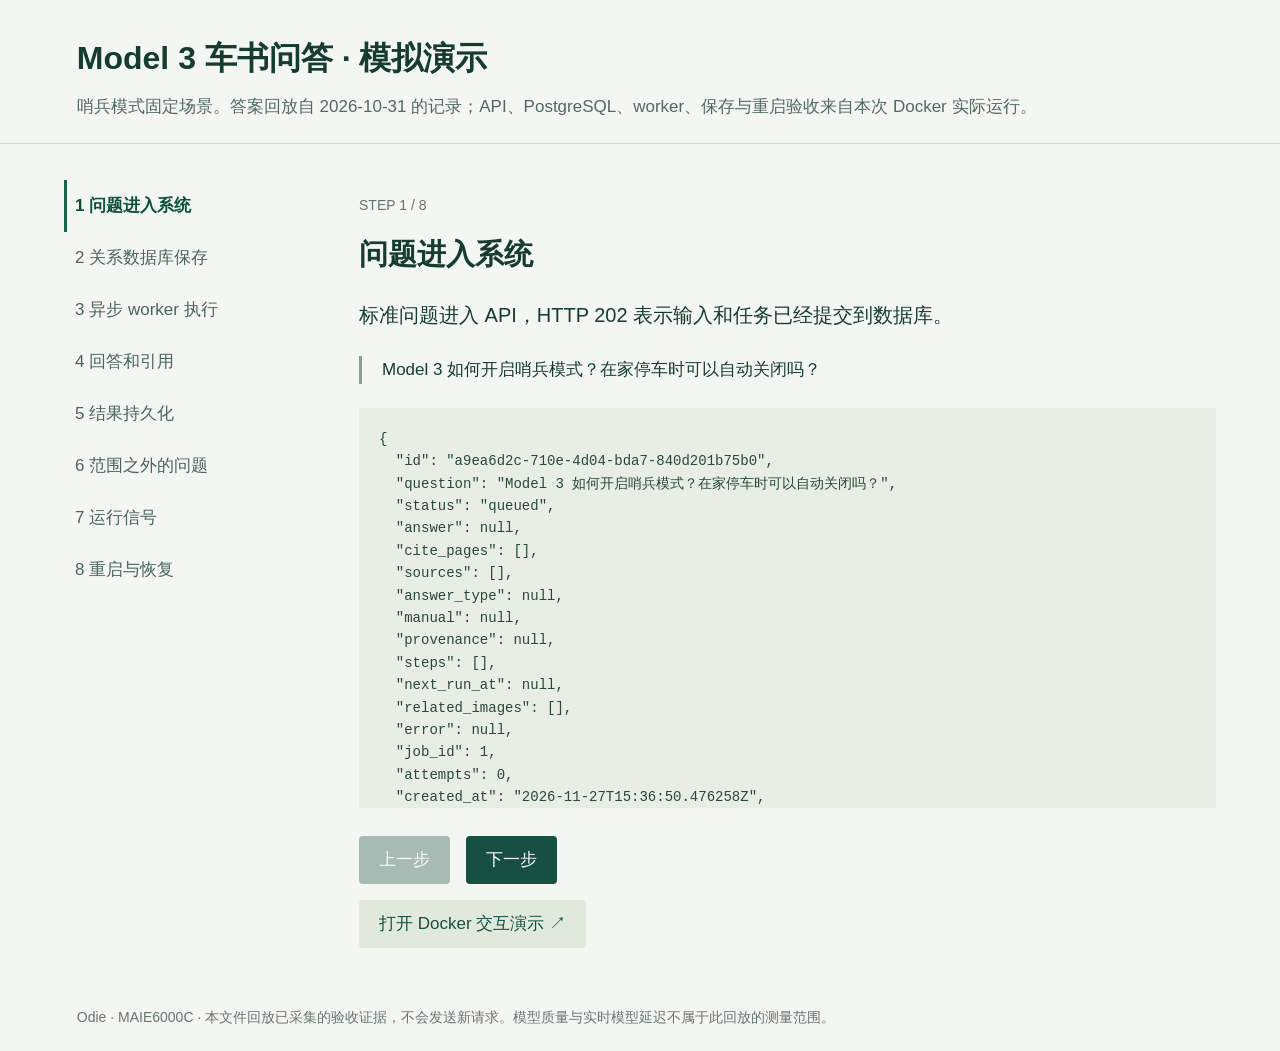
<file: submissions/week13/SIMULATED_DEMO.html>
<!doctype html><html lang="zh-CN"><meta charset="utf-8"><meta name="viewport" content="width=device-width,initial-scale=1"><title>Odie · Model 3 模拟演示</title><style>
*{box-sizing:border-box}body{margin:0;background:#f4f6f1;color:#163c32;font:17px/1.65 'Microsoft YaHei',Arial,sans-serif}header{padding:32px 6vw 22px;border-bottom:1px solid #cfd9ce}h1{font-size:32px;margin:0 0 8px}header p{margin:0;max-width:1000px;color:#526a5e}.layout{display:grid;grid-template-columns:250px minmax(0,1fr);gap:45px;max-width:1360px;margin:auto;padding:36px 5vw}nav button{display:block;border:0;background:none;text-align:left;font:inherit;color:#4a6559;padding:12px 8px;width:100%;cursor:pointer;border-left:3px solid transparent}nav button[aria-current=true]{border-color:#14634a;font-weight:bold;color:#0c513b}h2{font-size:29px;margin:0 0 16px}.lead{font-size:20px;max-width:900px}.meta{font-size:14px;color:#62766a}pre{white-space:pre-wrap;overflow-wrap:anywhere;background:#e8eee5;padding:20px;color:#29473b;max-height:400px;overflow:auto;font:14px/1.6 Consolas,monospace}blockquote{margin:24px 0;padding:0 0 0 20px;border-left:3px solid #8aa18d}details{margin:16px 0}summary{cursor:pointer;font-weight:bold}.actions{display:flex;gap:16px;margin-top:28px}.actions button,.live{padding:10px 20px;font:inherit;background:#174f43;color:white;border:0;border-radius:4px;cursor:pointer;text-decoration:none}.actions button:disabled{opacity:.35;cursor:default}.live{display:inline-block;margin-top:16px;background:#e0e9dc;color:#174f43}.source{white-space:pre-wrap}footer{padding:22px 6vw;color:#66776c;font-size:14px}@media(max-width:850px){.layout{grid-template-columns:1fr;gap:24px}nav{display:flex;overflow:auto}nav button{min-width:150px}.layout pre{max-height:320px}}
</style><header><h1>Model 3 车书问答 · 模拟演示</h1><p>哨兵模式固定场景。答案回放自 2026-10-31 的记录；API、PostgreSQL、worker、保存与重启验收来自本次 Docker 实际运行。</p></header><div class="layout"><nav id="nav" aria-label="演示步骤"></nav><main><p class="meta" id="step"></p><h2 id="title"></h2><div id="content"></div><div class="actions"><button id="prev">上一步</button><button id="next">下一步</button></div><a class="live" href="http://localhost:8030/app" target="_blank" rel="noopener">打开 Docker 交互演示 ↗</a></main></div><footer>Odie · MAIE6000C · 本文件回放已采集的验收证据，不会发送新请求。模型质量与实时模型延迟不属于此回放的测量范围。</footer><script type="application/json" id="record">{"accepted": {"id": "a9ea6d2c-710e-4d04-bda7-840d201b75b0", "question": "Model 3 如何开启哨兵模式？在家停车时可以自动关闭吗？", "status": "queued", "answer": null, "cite_pages": [], "sources": [], "answer_type": null, "manual": null, "provenance": null, "steps": [], "next_run_at": null, "related_images": [], "error": null, "job_id": 1, "attempts": 0, "created_at": "2026-11-27T15:36:50.476258Z", "updated_at": "2026-11-27T15:36:50.476261Z"}, "queued": {"question_id": "a9ea6d2c-710e-4d04-bda7-840d201b75b0", "question_status": "queued", "job_id": 1, "job_status": "pending", "attempts": 0, "generation": 0, "answer_payload": null}, "answer": {"id": "a9ea6d2c-710e-4d04-bda7-840d201b75b0", "question": "Model 3 如何开启哨兵模式？在家停车时可以自动关闭吗？", "status": "answered", "answer": "Model 3可以通过以下方式开启哨兵模式：在车辆处于驻车挡时，导航到控制 > 安全 > 行车记录仪以启用行车记录仪（必须启用行车记录仪，哨兵模式才能正常工作），然后点击控制 > 哨兵模式 > 开。如果要在家停车时自动关闭哨兵模式，则需要通过控制>安全>哨兵模式设置来配置“住宅除外”选项，并确保Model 3停在距离保存的位置大约500米范围内；此外，在每次离开车辆时自动启用或禁用哨兵模式，请通过控制>安全>哨兵模式启用该设置", "cite_pages": [1, 2], "sources": [{"page": 1, "excerpt": "### 哨兵模式\nModel 3处于驻车模式时可用，点击可针对当前驾驶循环手动启用或禁用哨兵模式。要在每次离开车辆时自动启用（或禁用）哨兵模式，请通过控制>安全>哨兵模式启用该设置。请参阅哨兵模式页码113了解更多信息。\n注：如果通过控制>哨兵模式启用或禁用了哨兵模式，车辆触摸屏和手机应用程序上的快捷方式将仅适用于当前驾驶过程。", "title": "W07 录制摘录（原手册第 39 页）", "chunk_id": "1b01e9fb5ee268d40a7a76e324d28f4cd51bec36063f0f968612ff3bd5e24b13", "excerpt_sha256": "e66222171a1f230b2ee034ed743c55db1d316d794d26cd5e7083d319a446f694", "manual_id": "w07-recorded-demo-excerpts", "manual_version": "Demo excerpts / recording 2026-10-31", "document_sha256": "8ed5f7c3be1b73a1f1d283cc5443565f2963eb5ee02e057af08bb6223b1c74fb"}, {"page": 2, "excerpt": "### 哨兵模式设置\n• 排除特定位置\n在控制 > 安全 > 哨兵模式下，您可以确定是否希望哨兵模式在某些位置不启用（请参阅住宅、公司和收藏夹目的地 页码128了解更多信息）：\n  - 住宅除外：当位于您收藏夹列表中设为“住宅”的位置附近时，哨兵模式不会自动启用。\n  - 公司除外：当位于您收藏夹列表中设为“公司”的位置附近时，哨兵模式不会自动启用。\n  - 收藏夹除外：当位于您收藏夹列表中的任意位置附近时，哨兵模式不会自动启用。\n注：为了能够识别列为“住宅”、“公司”或“收藏夹”的位置，Model 3必须停在距离保存的位置大约500米范围内。\n要设置住宅或公司位置，请点击导航 > 设置为住宅/设置为公司。要设置收藏夹，请在地图上查看地址时点击星标。使用触摸屏或手机应用程序手动启用或禁用哨兵模式将覆盖“住宅”、“公司”和“收藏夹”除外首选项，直至下次驾驶。", "title": "W07 录制摘录（原手册第 115 页）", "chunk_id": "d844787a394568c57286620e06ce92d4deb00a15e76b42711644740dfaedde59", "excerpt_sha256": "6e083b0495fdf1caeac9591042fa8becb6265d4b50371a007447498a085a788d", "manual_id": "w07-recorded-demo-excerpts", "manual_version": "Demo excerpts / recording 2026-10-31", "document_sha256": "8ed5f7c3be1b73a1f1d283cc5443565f2963eb5ee02e057af08bb6223b1c74fb"}], "answer_type": "answered", "manual": {"manual_id": "w07-recorded-demo-excerpts", "manual_version": "Demo excerpts / recording 2026-10-31", "document_sha256": "8ed5f7c3be1b73a1f1d283cc5443565f2963eb5ee02e057af08bb6223b1c74fb", "page_count": 2}, "provenance": {"model_id": "recorded-w07-no-model-call", "index_version": "5fbeeefc94bbe998693dcfee4f4d4fe8d5e61f09b919ba02e815fe39f5129cb6", "prompt_version": "recorded-answer-replay-v1", "mode": "fixture"}, "steps": [{"text": "Model 3可以通过以下方式开启哨兵模式：在车辆处于驻车挡时，导航到控制 > 安全 > 行车记录仪以启用行车记录仪（必须启用行车记录仪，哨兵模式才能正常工作），然后点击控制 > 哨兵模式 > 开。如果要在家停车时自动关闭哨兵模式，则需要通过控制>安全>哨兵模式设置来配置“住宅除外”选项，并确保Model 3停在距离保存的位置大约500米范围内；此外，在每次离开车辆时自动启用或禁用哨兵模式，请通过控制>安全>哨兵模式启用该设置", "source_ids": ["1b01e9fb5ee268d40a7a76e324d28f4cd51bec36063f0f968612ff3bd5e24b13", "d844787a394568c57286620e06ce92d4deb00a15e76b42711644740dfaedde59"]}], "next_run_at": null, "related_images": [], "error": null, "job_id": 1, "attempts": 1, "created_at": "2026-11-27T15:36:50.476258Z", "updated_at": "2026-11-27T15:36:54.807315Z"}, "sql": {"question_id": "a9ea6d2c-710e-4d04-bda7-840d201b75b0", "question_status": "answered", "job_id": 1, "job_status": "completed", "attempts": 1, "generation": 1, "answer_payload": {"schema_version": 2, "answer_type": "answered", "manual": {"manual_id": "w07-recorded-demo-excerpts", "manual_version": "Demo excerpts / recording 2026-10-31", "document_sha256": "8ed5f7c3be1b73a1f1d283cc5443565f2963eb5ee02e057af08bb6223b1c74fb", "page_count": 2}, "provenance": {"model_id": "recorded-w07-no-model-call", "index_version": "5fbeeefc94bbe998693dcfee4f4d4fe8d5e61f09b919ba02e815fe39f5129cb6", "prompt_version": "recorded-answer-replay-v1", "mode": "fixture"}, "steps": [{"text": "Model 3可以通过以下方式开启哨兵模式：在车辆处于驻车挡时，导航到控制 > 安全 > 行车记录仪以启用行车记录仪（必须启用行车记录仪，哨兵模式才能正常工作），然后点击控制 > 哨兵模式 > 开。如果要在家停车时自动关闭哨兵模式，则需要通过控制>安全>哨兵模式设置来配置“住宅除外”选项，并确保Model 3停在距离保存的位置大约500米范围内；此外，在每次离开车辆时自动启用或禁用哨兵模式，请通过控制>安全>哨兵模式启用该设置", "source_ids": ["1b01e9fb5ee268d40a7a76e324d28f4cd51bec36063f0f968612ff3bd5e24b13", "d844787a394568c57286620e06ce92d4deb00a15e76b42711644740dfaedde59"]}], "answer": "Model 3可以通过以下方式开启哨兵模式：在车辆处于驻车挡时，导航到控制 > 安全 > 行车记录仪以启用行车记录仪（必须启用行车记录仪，哨兵模式才能正常工作），然后点击控制 > 哨兵模式 > 开。如果要在家停车时自动关闭哨兵模式，则需要通过控制>安全>哨兵模式设置来配置“住宅除外”选项，并确保Model 3停在距离保存的位置大约500米范围内；此外，在每次离开车辆时自动启用或禁用哨兵模式，请通过控制>安全>哨兵模式启用该设置", "cite_pages": [1, 2], "sources": [{"page": 1, "excerpt": "### 哨兵模式\nModel 3处于驻车模式时可用，点击可针对当前驾驶循环手动启用或禁用哨兵模式。要在每次离开车辆时自动启用（或禁用）哨兵模式，请通过控制>安全>哨兵模式启用该设置。请参阅哨兵模式页码113了解更多信息。\n注：如果通过控制>哨兵模式启用或禁用了哨兵模式，车辆触摸屏和手机应用程序上的快捷方式将仅适用于当前驾驶过程。", "title": "W07 录制摘录（原手册第 39 页）", "chunk_id": "1b01e9fb5ee268d40a7a76e324d28f4cd51bec36063f0f968612ff3bd5e24b13", "excerpt_sha256": "e66222171a1f230b2ee034ed743c55db1d316d794d26cd5e7083d319a446f694", "manual_id": "w07-recorded-demo-excerpts", "manual_version": "Demo excerpts / recording 2026-10-31", "document_sha256": "8ed5f7c3be1b73a1f1d283cc5443565f2963eb5ee02e057af08bb6223b1c74fb"}, {"page": 2, "excerpt": "### 哨兵模式设置\n• 排除特定位置\n在控制 > 安全 > 哨兵模式下，您可以确定是否希望哨兵模式在某些位置不启用（请参阅住宅、公司和收藏夹目的地 页码128了解更多信息）：\n  - 住宅除外：当位于您收藏夹列表中设为“住宅”的位置附近时，哨兵模式不会自动启用。\n  - 公司除外：当位于您收藏夹列表中设为“公司”的位置附近时，哨兵模式不会自动启用。\n  - 收藏夹除外：当位于您收藏夹列表中的任意位置附近时，哨兵模式不会自动启用。\n注：为了能够识别列为“住宅”、“公司”或“收藏夹”的位置，Model 3必须停在距离保存的位置大约500米范围内。\n要设置住宅或公司位置，请点击导航 > 设置为住宅/设置为公司。要设置收藏夹，请在地图上查看地址时点击星标。使用触摸屏或手机应用程序手动启用或禁用哨兵模式将覆盖“住宅”、“公司”和“收藏夹”除外首选项，直至下次驾驶。", "title": "W07 录制摘录（原手册第 115 页）", "chunk_id": "d844787a394568c57286620e06ce92d4deb00a15e76b42711644740dfaedde59", "excerpt_sha256": "6e083b0495fdf1caeac9591042fa8becb6265d4b50371a007447498a085a788d", "manual_id": "w07-recorded-demo-excerpts", "manual_version": "Demo excerpts / recording 2026-10-31", "document_sha256": "8ed5f7c3be1b73a1f1d283cc5443565f2963eb5ee02e057af08bb6223b1c74fb"}], "related_images": []}}, "attempts": [{"attempt_id": "8813f79b-c478-4021-b384-42c51eb33515", "generation": 1, "status": "completed", "started_at": "2026-11-27T15:36:53.257282Z", "finished_at": "2026-11-27T15:36:54.805705Z", "error_code": null, "error": null}], "summary": {"started_at_utc": "2026-11-27T15:36:47.095368+00:00", "finished_at_utc": "2026-11-27T15:37:01.698275+00:00", "mode": "fixture", "real_ai_verified": false, "demo_kind": "recorded-replay", "inference_execution": "recorded_response_replay", "factual_accuracy_evaluated": false, "question_id": "a9ea6d2c-710e-4d04-bda7-840d201b75b0", "input_persisted_before_worker_verified": true, "restart_verified": true, "idempotency_verified": true, "pdf_sha256": "8ed5f7c3be1b73a1f1d283cc5443565f2963eb5ee02e057af08bb6223b1c74fb"}, "out": {"id": "0c037c29-a857-48f3-80bb-658406bdc53e", "question": "Model 3 明年的保险价格是多少？", "status": "answered", "answer": "本演示回放已录制的固定场景，请点击“哨兵模式演示”提交标准问题。", "cite_pages": [], "sources": [], "answer_type": "insufficient_evidence", "manual": {"manual_id": "w07-recorded-demo-excerpts", "manual_version": "Demo excerpts / recording 2026-10-31", "document_sha256": "8ed5f7c3be1b73a1f1d283cc5443565f2963eb5ee02e057af08bb6223b1c74fb", "page_count": 2}, "provenance": {"model_id": "recorded-w07-no-model-call", "index_version": "5fbeeefc94bbe998693dcfee4f4d4fe8d5e61f09b919ba02e815fe39f5129cb6", "prompt_version": "recorded-answer-replay-v1", "mode": "fixture"}, "steps": [], "next_run_at": null, "related_images": [], "error": null, "job_id": 2, "attempts": 1, "created_at": "2026-11-27T15:37:41.881590Z", "updated_at": "2026-11-27T15:37:43.562987Z"}, "logs": [{"asctime": "2026-11-27 15:36:53,264", "levelname": "INFO", "service": null, "name": "services.worker.main", "message": "job_claimed", "job_id": 1, "case_id": "a9ea6d2c-710e-4d04-bda7-840d201b75b0", "attempt_id": "8813f79b-c478-4021-b384-42c51eb33515"}, {"asctime": "2026-11-27 15:36:54,810", "levelname": "INFO", "service": null, "name": "services.worker.main", "message": "job_completed", "job_id": 1, "attempt_id": "8813f79b-c478-4021-b384-42c51eb33515"}]}</script><script>
const d=JSON.parse(document.getElementById('record').textContent),by=id=>document.getElementById(id);let index=0;
const stages=[['问题进入系统','标准问题进入 API，HTTP 202 表示输入和任务已经提交到数据库。',()=>[d.accepted]],['关系数据库保存','演示先暂停 worker，再读取数据库：问题已排队，任务等待处理，结果尚未写入。',()=>[d.queued]],['异步 worker 执行','worker 启动后领取任务。相同 job_id 和 attempt_id 贯穿领取与完成事件。',()=>d.logs],['回答和引用','固定场景在 AI 边界回放已录制的答案，随后通过当前证据校验和保存流程。',()=>[]],['结果持久化','完整回答、引用身份和完成状态保存到 PostgreSQL。',()=>[d.sql]],['范围之外的问题','未录制的问题返回明确的范围提示，没有引用或伪造的答案。',()=>[d.out]],['运行信号','任务记录、健康状态和 HTTP 指标支持现场查看。执行历史与进程指标分开保留。',()=>d.attempts],['重启与恢复','整套 Docker 容器重启后，读取同一个问题，答案、来源身份和执行历史保持一致。',()=>[d.summary]]];
function add(tag,text,cls){const e=document.createElement(tag);e.textContent=text;if(cls)e.className=cls;by('content').append(e);return e}
function render(){by('nav').replaceChildren();stages.forEach((s,i)=>{const b=document.createElement('button');b.textContent=(i+1)+'  '+s[0];b.setAttribute('aria-current',String(i===index));b.onclick=()=>{index=i;render()};by('nav').append(b)});by('step').textContent='STEP '+(index+1)+' / '+stages.length;by('title').textContent=stages[index][0];by('content').replaceChildren();add('p',stages[index][1],'lead');if(index===0)add('blockquote',d.accepted.question);if(index===3){add('blockquote',d.answer.answer);d.answer.sources.forEach(s=>{const de=add('details',''),su=document.createElement('summary');su.textContent=s.title+' · 演示材料第 '+s.page+' 页';de.append(su);const p=document.createElement('p');p.className='source';p.textContent=s.excerpt;de.append(p)});add('p','模式：历史回答回放。原手册页码保留在标题，演示 PDF 页码为 1 和 2。','meta')}stages[index][2]().forEach(o=>add('pre',JSON.stringify(o,null,2)));by('prev').disabled=index===0;by('next').disabled=index===stages.length-1}
by('prev').onclick=()=>{index--;render()};by('next').onclick=()=>{index++;render()};document.addEventListener('keydown',e=>{if(e.key==='ArrowRight'&&index<stages.length-1){index++;render()}if(e.key==='ArrowLeft'&&index>0){index--;render()}});render();
</script></html>
</file>
